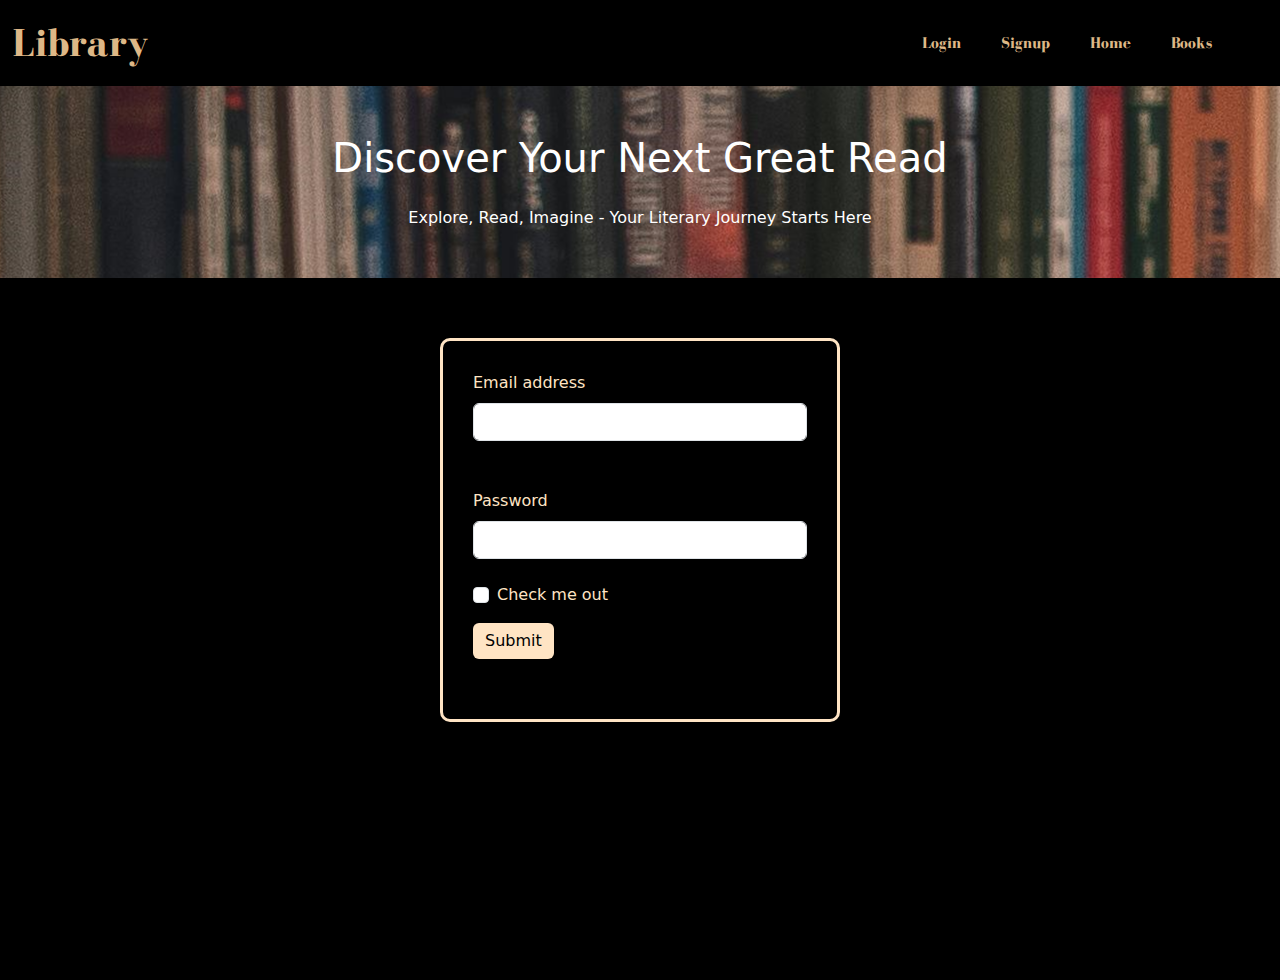
<file: loginform1.html>
<!DOCTYPE html>
<html lang="en">
<head>
    <meta charset="UTF-8">
    <meta name="viewport" content="width=device-width, initial-scale=1.0">
    <title>Document</title>
    <link href="https://cdn.jsdelivr.net/npm/bootstrap@5.3.3/dist/css/bootstrap.min.css" rel="stylesheet" integrity="sha384-QWTKZyjpPEjISv5WaRU9OFeRpok6YctnYmDr5pNlyT2bRjXh0JMhjY6hW+ALEwIH" crossorigin="anonymous">  
    <script src="https://cdn.jsdelivr.net/npm/bootstrap@5.3.3/dist/js/bootstrap.bundle.min.js" integrity="sha384-YvpcrYf0tY3lHB60NNkmXc5s9fDVZLESaAA55NDzOxhy9GkcIdslK1eN7N6jIeHz" crossorigin="anonymous"></script>
    <link rel="stylesheet" href="loginform1.css">
    <style>
        /* Ensure the navbar is at the top */

    </style>
</head>
<body style="background-color: black;" >
    <header>
        <nav class="navbar navbar-expand-lg h-20 bg-black position-relative">
            <div class="container-fluid navbar1">
              <a class="navbar-brand logo" href="index.html" style="transform: none;">Library</a>
              <button class="navbar-toggler" type="button" data-bs-toggle="collapse" data-bs-target="#navbarNav" aria-controls="navbarNav" aria-expanded="false" aria-label="Toggle navigation">
                <span class="navbar-toggler-icon"></span>
              </button>
              <div class="collapse navbar-collapse" id="navbarNav">
                <div class="ms-auto navbar">
                  <ul class="navbar-nav gap-4 me-5">
                    <li class="nav-item">
                      <a class="nav-link " href="loginform1.html">Login</a>
                    </li>
                    <li class="nav-item">
                      <a class="nav-link " href="/signup/signupform.html">Signup</a>
                    </li>
                    <li class="nav-item">
                      <a class="nav-link" href="/index.html">Home</a>
                    </li>
                    <li class="nav-item">
                      <a class="nav-link" href="/BookPage/bookpage.html">Books</a>
                    </li> 
                  </ul>
                </div>
              </div>
            </div>
        </nav>
        <div class="hero-bg text-white py-20 intro">
            <div class="container mx-auto text-center text-white introtxt">
                 <h1 class="text-5xl font-bold mb-4 font-serif pt-5" >Discover Your Next Great Read</h1>
                  <p class="text-xl mb-8">Explore, Read, Imagine - Your Literary Journey Starts Here</p>
            </div>
        </div>
    </header>

    <!-- Centered Form -->
    <form class="lform  bg-black">
        <div class="mb-5">
            <label for="exampleInputEmail1" class="form-label">Email address</label>
            <input type="email" class="form-control" id="exampleInputEmail1" aria-describedby="emailHelp">
        </div>
        <div class="mb-4">
            <label for="exampleInputPassword1" class="form-label">Password</label>
            <input type="password" class="form-control" id="exampleInputPassword1">
        </div>
        <div class="mb-3 form-check">
            <input type="checkbox" class="form-check-input" id="exampleCheck1">
            <label class="form-check-label" for="exampleCheck1">Check me out</label>
        </div>
        <button type="submit" class="btn btn-primary">Submit</button>
    </form>
</body>
</html>
</file>
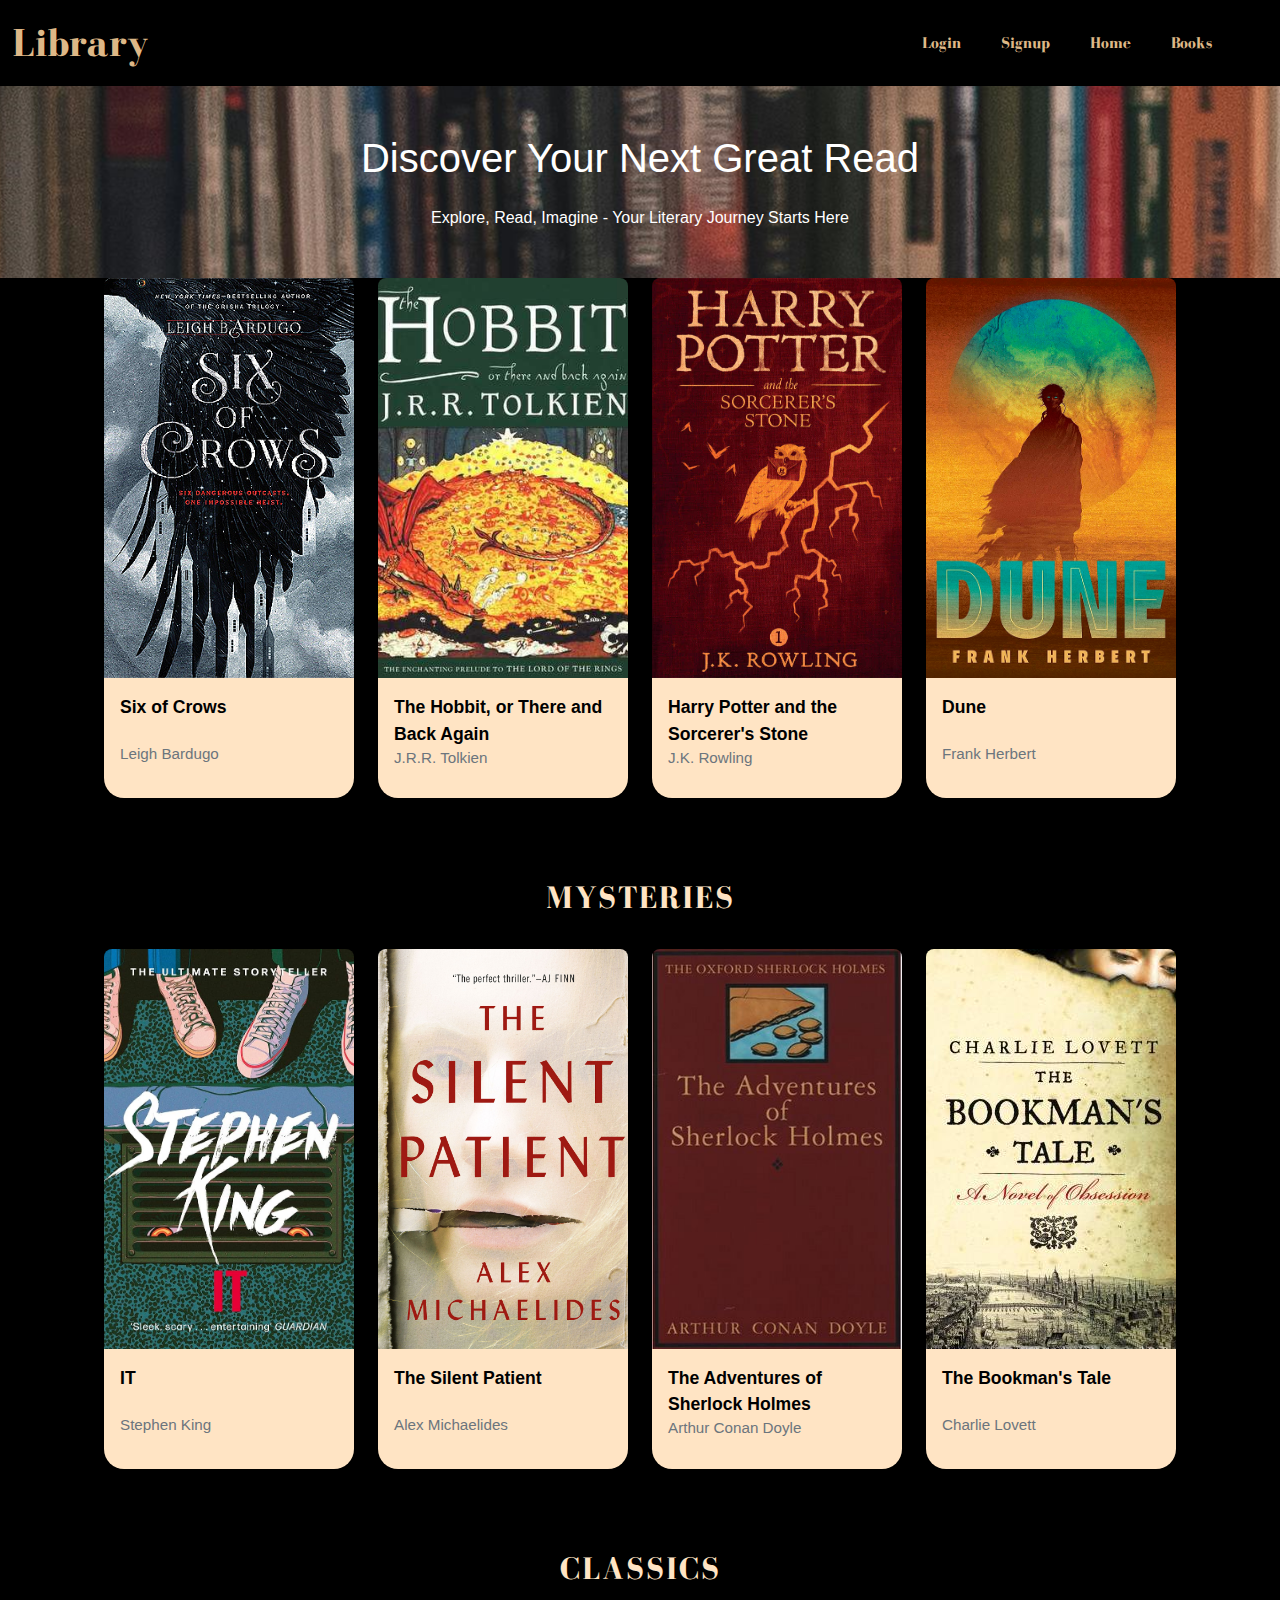
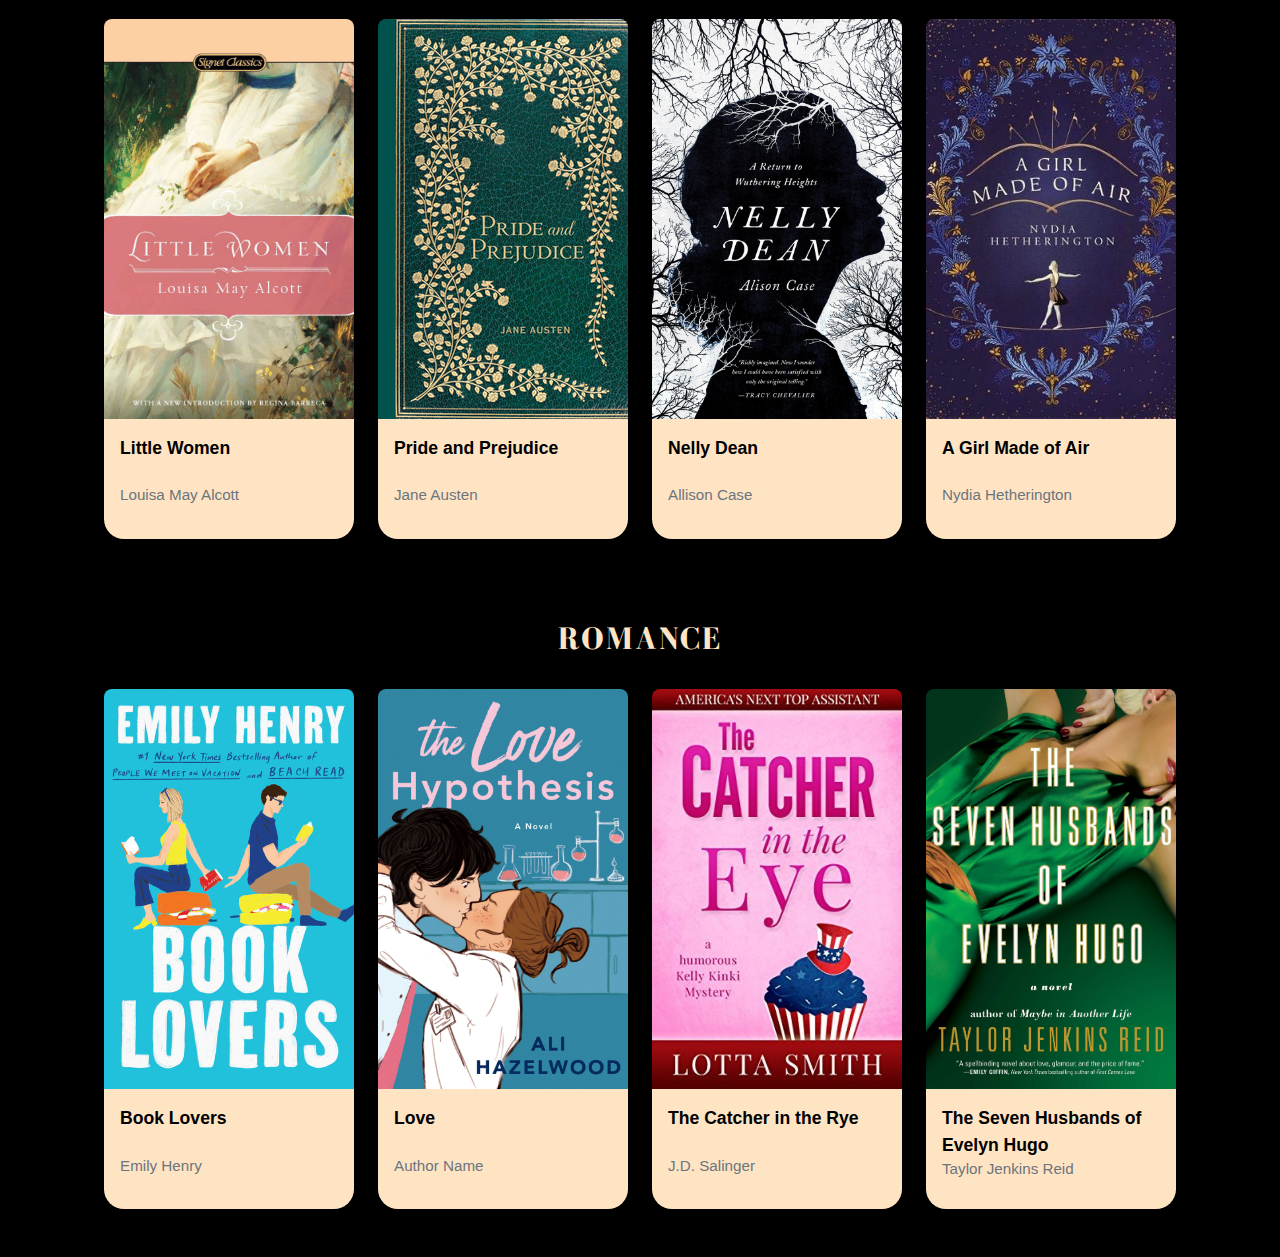
<file: BookPage/bookpage.html>
<!DOCTYPE html>
<html lang="en">
<head>
    <meta charset="UTF-8">
    <meta name="viewport" content="width=device-width, initial-scale=1.0">
    <title>Book Display</title>
    <link href="https://cdn.jsdelivr.net/npm/bootstrap@5.3.3/dist/css/bootstrap.min.css" rel="stylesheet" integrity="sha384-QWTKZyjpPEjISv5WaRU9OFeRpok6YctnYmDr5pNlyT2bRjXh0JMhjY6hW+ALEwIH" crossorigin="anonymous">  
    <script src="https://cdn.jsdelivr.net/npm/bootstrap@5.3.3/dist/js/bootstrap.bundle.min.js" integrity="sha384-YvpcrYf0tY3lHB60NNkmXc5s9fDVZLESaAA55NDzOxhy9GkcIdslK1eN7N6jIeHz" crossorigin="anonymous"></script>
    <link rel="stylesheet" href="bookpage.css">
    <style>
        @font-face{
            font-family: Bodo;
            src: url(/fonts/BodoniFLF-Bold.ttf);
        }

        .navbar a{
            color:burlywood;
            font-family: Bodo;
            transition: all 0.2s ease;
        }



        .navbar a:hover{
            color: bisque;
            transform: scale(2.05);
        }

        .logo{
            font-family: Bodo;
            font-size: 40px;
            color: bisque;
        }

        .intro{
            background-image: url(/Images/bookshelves.jpg); height: 12em; width: 100%; background-position: 10%;    
        }

        header {
            position: fixed;
            width: 100%;
            top: 0;
        }

        @font-face {
            font-family: Bodo;
            src: url(/fonts/BodoniFLF-Bold.ttf);
        }

        body {
            background-color: black;
            color: white;
            font-family: Arial, sans-serif;
        }

        .category-header {
            font-family: Bodo;
            color: bisque;
            text-align: center;
            margin-bottom: 2rem;
            text-transform: uppercase;
            letter-spacing: 2px;
        }

        .book-grid {
            display: flex;
            flex-wrap: wrap;
            justify-content: center;
            gap: 1.5rem;
        }

        .book-card {
            width: 100%;
            max-width: 250px;
            background-color: bisque;
            border-radius: 20px;
            

        }


        .book-image {
            width: 100%;
            height: 400px;
            object-fit: cover;
            border-top-left-radius: 0.5rem;
            border-top-right-radius: 0.5rem;
        }

        .card-body {
            padding: 1rem;
            display: flex;
            flex-direction: column;
            justify-content: space-between;
            height: 120px;
        }

        .book-title {
            font-size: 1.1rem;
            font-weight: bold;
            color: black;
            text-decoration: none;
        }

        .book-author {
            font-size: 0.95rem;
            color: #6c757d;
        }


        .category-section {
        margin-bottom: 1rem;
        padding: 2rem;
        }
        
        .tupper{
            margin-top: 14%;
        }


        @media (max-width: 768px) {
            .book-card {
                max-width: 200px;
            }
            .category-section{
                margin-top: 80%;
                display: flex;
                flex-direction: column;

            }

            .fant1{
                padding-top: 10px;
            }
            .book-image {
                height: 300px;
            }
        }

        @media (max-width: 576px) {
            .book-card {
                max-width: 200px;
            }
            .category-section{
                margin-top: 70%;
                display: flex;
                flex-direction: column;
            }
            .book-image {
                height: 300px;
            }
        }

    </style>
</head>
<body class="bg-black ">

    <header>
        <nav class="navbar navbar-expand-lg h-20 bg-black position-relative">
            <div class="container-fluid navbar1">
                <a class="navbar-brand logo" href="/index.html" style="transform: none;">Library</a>
                <button class="navbar-toggler" type="button" data-bs-toggle="collapse" data-bs-target="#navbarNav" aria-controls="navbarNav" aria-expanded="false" aria-label="Toggle navigation">
                    <span class="navbar-toggler-icon"></span>
                </button>
                <div class="collapse navbar-collapse" id="navbarNav">
                    <div class="ms-auto navbar">
                        <ul class="navbar-nav gap-4 me-5">
                            <li class="nav-item">
                                <a class="nav-link " href="/loginform1.html">Login</a>
                            </li>
                            <li class="nav-item">
                                <a class="nav-link " href="/signup/signupform.html">Signup</a>
                            </li>
                            <li class="nav-item">
                                <a class="nav-link" href="/index.html">Home</a>
                            </li>
                            <li class="nav-item">
                                <a class="nav-link " href="#">Books</a>
                            </li> 
                        </ul>
                    </div>
                </div>
            </div>
        </nav>
        <div class="hero-bg text-white py-20 intro">
            <div class="container mx-auto text-center text-white introtxt">
                <h1 class="text-5xl font-bold mb-4 font-serif pt-5">Discover Your Next Great Read</h1>
                <p class="text-xl mb-8">Explore, Read, Imagine - Your Literary Journey Starts Here</p>
            </div>
        </div>
    </header>

    <div class="container-fluid">
    <div class="tupper">    
        <!-- Fantasy Section -->
        <section class="category-section fant1">
            <h2 class="category-header">Fantasy</h2>
            <div class="book-grid">
                <div class="book-card">
                    <a href="/Individual books/sixofcrows.html"><img src="/Books/Fantasy/Sixofcrows.jpg" class="book-image" alt="Six of Crows"></a>
                    <div class="card-body">
                        <a href="/Individual books/sixofcrows.html" class="book-title">Six of Crows</a>
                        <p class="book-author">Leigh Bardugo</p>
                    </div>
                </div>
                <div class="book-card">
                    <a href="/Individual books/Lordoftherings.html"><img src="/Books/Fantasy/Lordof the rings.jpg" class="book-image" alt="The Hobbit"></a>
                    <div class="card-body">
                        <a href="/Individual books/Lordoftherings.html" class="book-title">The Hobbit, or There and Back Again</a>
                        <p class="book-author">J.R.R. Tolkien</p>
                    </div>
                </div>
                <div class="book-card">
                    <a href="/Individual books/Harry.html"><img src="/Books/Fantasy/Harry Potte.jpg" class="book-image" alt="Harry Potter"></a>
                    <div class="card-body">
                        <a href="/Individual books/Harry.html" class="book-title">Harry Potter and the Sorcerer's Stone</a>
                        <p class="book-author">J.K. Rowling</p>
                    </div>
                </div>
                <div class="book-card">
                    <a href="/Individual books/Dune.html"><img src="/Books/Fantasy/44767458.jpg" class="book-image" alt="Dune"></a>
                    <div class="card-body">
                        <a href="/Individual books/Dune.html" class="book-title">Dune</a>
                        <p class="book-author">Frank Herbert</p>
                    </div>
                </div>
            </div>
        </section>

        <!-- Mysteries Section -->
        <section class="category-section">
            <h2 class="category-header">Mysteries</h2>
            <div class="book-grid">
                <div class="book-card">
                    <a href="/Individual books/it.html"><img src="/Books/Mysteries/itfinal.jpg" class="book-image" alt="IT"></a>
                    <div class="card-body">
                        <a href="/Individual books/it.html" class="book-title">IT</a>
                        <p class="book-author">Stephen King</p>
                    </div>
                </div>
                <div class="book-card">
                    <img src="/Books/Mysteries/Silent.jpg" class="book-image" alt="The Silent Patient">
                    <div class="card-body">
                        <a href="#" class="book-title">The Silent Patient</a>
                        <p class="book-author">Alex Michaelides</p>
                    </div>
                </div>
                <div class="book-card">
                    <img src="/Books/Mysteries/The Adventures of Sherlock Holmes.jpg" class="book-image" alt="Sherlock Holmes">
                    <div class="card-body">
                        <a href="#" class="book-title">The Adventures of Sherlock Holmes</a>
                        <p class="book-author">Arthur Conan Doyle</p>
                    </div>
                </div>
                <div class="book-card">
                    <img src="/Books/Mysteries/The Bookman's Tale.jpg" class="book-image" alt="The Bookman's Tale">
                    <div class="card-body">
                        <a href="#" class="book-title">The Bookman's Tale</a>
                        <p class="book-author">Charlie Lovett</p>
                    </div>
                </div>
            </div>
        </section>

        <!-- Classics Section -->
        <section class="category-section">
            <h2 class="category-header">Classics</h2>
            <div class="book-grid">
                <div class="book-card">
                    <img src="/Books/classic/Little Woman.jpg" class="book-image" alt="Little Women">
                    <div class="card-body">
                        <a href="#" class="book-title">Little Women</a>
                        <p class="book-author">Louisa May Alcott</p>
                    </div>
                </div>
                <div class="book-card">
                    <img src="/Books/classic/Pride.jpg" class="book-image" alt="Pride and Prejudice">
                    <div class="card-body">
                        <a href="#" class="book-title">Pride and Prejudice</a>
                        <p class="book-author">Jane Austen</p>
                    </div>
                </div>
                <div class="book-card">
                    <img src="/Books/classic/return.jpg" class="book-image" alt="Nelly Dean">
                    <div class="card-body">
                        <a href="#" class="book-title">Nelly Dean</a>
                        <p class="book-author">Allison Case</p>
                    </div>
                </div>
                <div class="book-card">
                    <img src="/Books/classic/a girl made of.jpg" class="book-image" alt="A Girl Made of Air">
                    <div class="card-body">
                        <a href="#" class="book-title">A Girl Made of Air</a>
                        <p class="book-author">Nydia Hetherington</p>
                    </div>
                </div>
            </div>
        </section>

        <!-- Romance Section -->
        <section class="category-section">
            <h2 class="category-header">Romance</h2>
            <div class="book-grid">
                <div class="book-card">
                    <img src="/Books/Romance/Booklovers.jpg" class="book-image" alt="Book Lovers">
                    <div class="card-body">
                        <a href="#" class="book-title">Book Lovers</a>
                        <p class="book-author">Emily Henry</p>
                    </div>
                </div>
                <div class="book-card">
                    <img src="/Books/Romance/Love.jpg" class="book-image" alt="Love Book">
                    <div class="card-body">
                        <a href="#" class="book-title">Love</a>
                        <p class="book-author">Author Name</p>
                    </div>
                </div>
                <div class="book-card">
                    <img src="/Books/Romance/the catcher.jpg" class="book-image" alt="The Catcher">
                    <div class="card-body">
                        <a href="#" class="book-title">The Catcher in the Rye</a>
                        <p class="book-author">J.D. Salinger</p>
                    </div>
                </div>
                <div class="book-card">
                    <img src="/Books/Romance/The seven husbands of Evelyn Hugo.jpg" class="book-image" alt="Seven Husbands of Evelyn Hugo">
                    <div class="card-body">
                        <a href="#" class="book-title">The Seven Husbands of Evelyn Hugo</a>
                        <p class="book-author">Taylor Jenkins Reid</p>
                    </div>
                </div>
            </div>
        </section>
    </div>
</div>


        </div>
    </section>
    
</body>
</html>
</file>
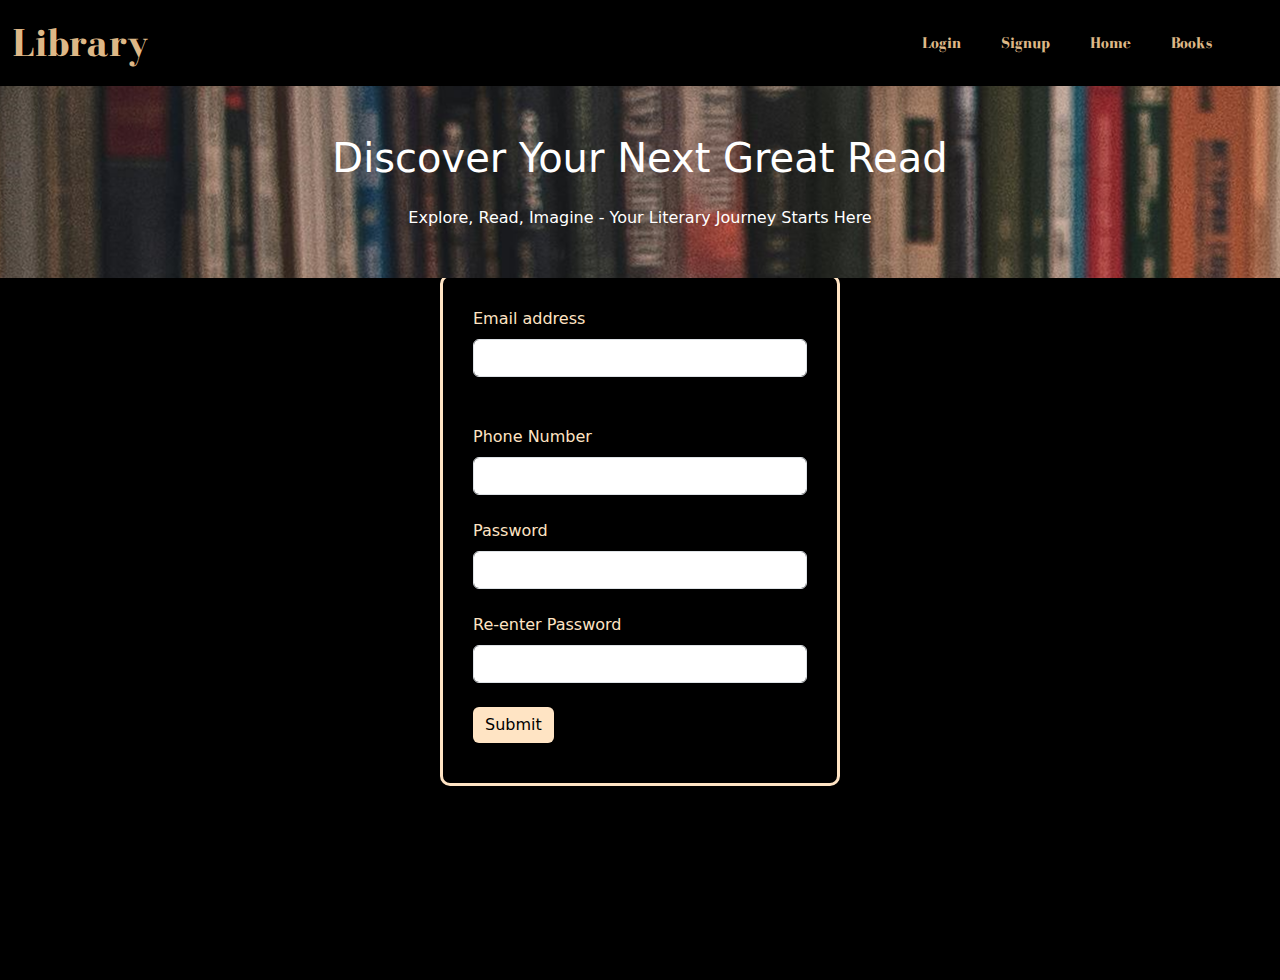
<file: signup/signupform.html>
<!DOCTYPE html>
<html lang="en">
<head>
    <meta charset="UTF-8">
    <meta name="viewport" content="width=device-width, initial-scale=1.0">
    <title>Document</title>
    <link href="https://cdn.jsdelivr.net/npm/bootstrap@5.3.3/dist/css/bootstrap.min.css" rel="stylesheet" integrity="sha384-QWTKZyjpPEjISv5WaRU9OFeRpok6YctnYmDr5pNlyT2bRjXh0JMhjY6hW+ALEwIH" crossorigin="anonymous">  
    <script src="https://cdn.jsdelivr.net/npm/bootstrap@5.3.3/dist/js/bootstrap.bundle.min.js" integrity="sha384-YvpcrYf0tY3lHB60NNkmXc5s9fDVZLESaAA55NDzOxhy9GkcIdslK1eN7N6jIeHz" crossorigin="anonymous"></script>
    <link rel="stylesheet" href="signupform.css">
    <style>
        /* Ensure the navbar is at the top */

    </style>
</head>
<body>
    <header>
        <nav class="navbar navbar-expand-lg h-20 bg-black position-relative">
            <div class="container-fluid navbar1">
              <a class="navbar-brand logo" href="/index.html" style="transform: none;">Library</a>
              <button class="navbar-toggler" type="button" data-bs-toggle="collapse" data-bs-target="#navbarNav" aria-controls="navbarNav" aria-expanded="false" aria-label="Toggle navigation">
                <span class="navbar-toggler-icon"></span>
              </button>
              <div class="collapse navbar-collapse" id="navbarNav">
                <div class="ms-auto navbar">
                  <ul class="navbar-nav gap-4 me-5">
                    <li class="nav-item">
                      <a class="nav-link " href="/loginform1.html">Login</a>
                    </li>
                    <li class="nav-item">
                      <a class="nav-link " href="/signup/signupform.html">Signup</a>
                    </li>
                    <li class="nav-item">
                      <a class="nav-link" href="/index.html">Home</a>
                    </li>
                    <li class="nav-item">
                      <a class="nav-link" href="/BookPage/bookpage.html">Books</a>
                    </li> 
                  </ul>
                </div>
              </div>
            </div>
        </nav>
        <div class="hero-bg text-white py-20 intro">
            <div class="container mx-auto text-center text-white introtxt">
                 <h1 class="text-5xl font-bold mb-4 font-serif pt-5" >Discover Your Next Great Read</h1>
                  <p class="text-xl mb-8">Explore, Read, Imagine - Your Literary Journey Starts Here</p>
            </div>
        </div>
    </header>

    <!-- Centered Form -->
    <form class="lform  bg-black">
        <div class="mb-5">
            <label for="exampleInputEmail1" class="form-label">Email address</label>
            <input type="email" class="form-control" id="exampleInputEmail1" aria-describedby="emailHelp">
        </div>
        <div class="mb-4">
            <label for="exampleInputPassword1" class="form-label">Phone Number</label>
            <input type="number" class="form-control" id="exampleInputPassword1">
        </div>
        <div class="mb-4">
            <label for="exampleInputPassword1" class="form-label">Password</label>
            <input type="password" class="form-control" id="exampleInputPassword1">
        </div>
        <div class="mb-4">
            <label for="exampleInputPassword1" class="form-label">Re-enter Password</label>
            <input type="password" class="form-control" id="exampleInputPassword1">
        </div>
        <button type="submit" class="btn btn-primary">Submit</button>
    </form>
</body>
</html>
</file>
<file: loginform1.css>
@font-face{
    font-family: Bodo;
    src: url(/fonts/BodoniFLF-Bold.ttf);
}


.navbar a{
    color:burlywood;
    font-family: Bodo;
    transition: all 0.2s ease;
}



.navbar a:hover{
    color: bisque;
    transform: scale(2.05);
}
.logo{
    font-family: Bodo;
    font-size: 40px;
    color: bisque;
 
}

.intro{
    background-image: url(/Images/bookshelves.jpg); height: 12em; width: 100%; background-position: 10%;    
}

header {
    position: fixed;
    width: 100%;
    top: 0;
}


body {
    min-height: 100vh;
    margin-top: 80px; 
    display: flex;
    justify-content: center;
    align-items: center;
    background-color: rgb(255, 255, 255);
}

.lform {
    max-width: 400px;
    padding: 30px;
    border-radius: 10px;
    background-color: #f8f9fa;
    width: 100%;
    height: 24em;
    border:solid 3px bisque ;
}

.lform .form-label {
    color: bisque; 
}

.lform .form-check-label {
    color: bisque; 
}

.lform .btn {
    background-color: bisque; 
    color: black; 
    border: none; 
    transition: 0.3s ease; 
}

.lform .btn:hover {
    background-color: black; 
    color: bisque; 
    border: 1px solid bisque; 
}
</file>
<file: BookPage/bookpage.css>
/* @font-face{
    font-family: Bodo;
    src: url(/fonts/BodoniFLF-Bold.ttf);
}


.navbar a{
    color:burlywood;
    font-family: Bodo;
}



.navbar a:hover{
    color: bisque;
}

.logo{
    font-family: Bodo;
    font-size: 40px;
    color: bisque;
 
}

.intro{
    background-image: url(/Images/bookshelves.jpg); height: 12em; width: 100%; background-position: 10%;    
}

header {
    position: fixed;
    width: 100%;
    top: 0;
} */

/* BOOK DISPLAY */

.books-section .book-grid.book-card {
    margin-top: 20%;
    background-color: bisque;
}
</file>
<file: signup/signupform.css>
@font-face{
    font-family: Bodo;
    src: url(/fonts/BodoniFLF-Bold.ttf);
}


.navbar a{
    color:burlywood;
    font-family: Bodo;
    transition: all 0.2s ease;
}



.navbar a:hover{
    color: bisque;
    transform: scale(2.05);
}
.logo{
    font-family: Bodo;
    font-size: 40px;
    color: bisque;
 
}

.intro{
    background-image: url(/Images/bookshelves.jpg); height: 12em; width: 100%; background-position: 10%;    
}

header {
    position: fixed;
    width: 100%;
    top: 0;
}


body {
    min-height: 100vh;
    margin-top: 80px; 
    display: flex;
    justify-content: center;
    align-items: center;
    background-color: black;
}

.lform {
    max-width: 400px;
    padding: 30px;
    border-radius: 10px;
    background-color: #f8f9fa;
    width: 100%;
    height: 32em;
    border:solid 3px bisque ;
}

.lform .form-label {
    color: bisque; 
}

.lform .form-check-label {
    color: bisque; 
}

.lform .btn {
    background-color: bisque; 
    color: black; 
    border: none; 
    transition: 0.3s ease; 
}

.lform .btn:hover {
    background-color: black; 
    color: bisque; 
    border: 1px solid bisque; 
}
</file>
